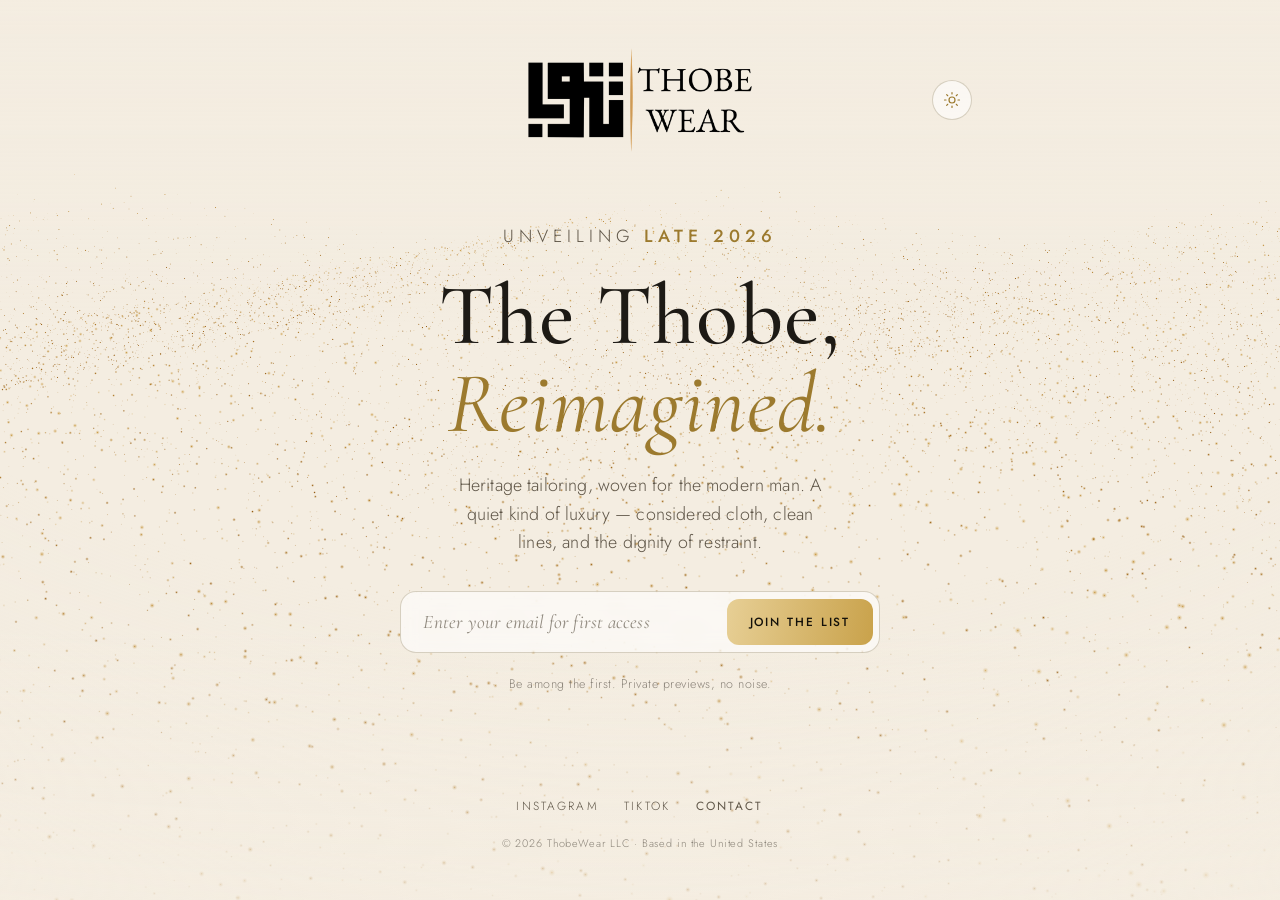
<file: index.html>
<!DOCTYPE html>
<html lang="en">
<head>
  <meta charset="UTF-8" />
  <meta name="viewport" content="width=device-width, initial-scale=1.0" />
  <meta name="theme-color" content="#0a0a0a" />

  <title>ThobeWear — Modern Heritage, Tailored in Silence</title>
  <meta name="description" content="ThobeWear is a luxury modest-menswear house redefining the thobe. A new standard in quiet luxury arrives soon. Join the private list." />

  <!-- Open Graph / social preview -->
  <meta property="og:type" content="website" />
  <meta property="og:title" content="ThobeWear — Coming Soon" />
  <meta property="og:description" content="Luxury redefined for the modern man. The thobe, reimagined. Join the private list." />
  <meta property="og:image" content="og-image.jpg" />
  <meta name="twitter:card" content="summary_large_image" />

  <link rel="icon" type="image/png" sizes="48x48" href="assets/favicon.png?v=5" />
  <link rel="icon" type="image/png" sizes="32x32" href="assets/favicon-32.png?v=5" />
  <link rel="apple-touch-icon" sizes="180x180" href="assets/apple-touch-icon.png?v=5" />

  <link rel="preconnect" href="https://fonts.googleapis.com" />
  <link rel="preconnect" href="https://fonts.gstatic.com" crossorigin />
  <link href="https://fonts.googleapis.com/css2?family=Cormorant+Garamond:ital,wght@0,400;0,500;0,600;1,400&family=Jost:wght@300;400;500&display=swap" rel="stylesheet" />

  <link rel="stylesheet" href="styles.css?v=29" />

  <!-- Set theme before first paint to avoid a flash of the wrong mode -->
  <script>
    (function () {
      try {
        var t = localStorage.getItem("tw_theme");
        if (!t) t = window.matchMedia("(prefers-color-scheme: light)").matches ? "light" : "dark";
        document.documentElement.setAttribute("data-theme", t);
      } catch (e) {
        document.documentElement.setAttribute("data-theme", "dark");
      }
    })();
  </script>

  <!-- Three.js, vendored locally (no third-party CDN dependency) -->
  <script type="importmap">
    {
      "imports": {
        "three": "./assets/three.module.js"
      }
    }
  </script>
</head>
<body>
  <!-- Animated Three.js backdrop -->
  <canvas id="scene" aria-hidden="true"></canvas>
  <div class="vignette" aria-hidden="true"></div>

  <main class="stage">
    <header class="topbar">
      <div class="brand">
        <!-- Logo image swaps with theme; a masked sheen sweeps across it.
             Falls back to the text lockup until the PNGs are in /assets -->
        <span class="brand__logo-wrap">
          <img
            class="brand__logo"
            id="brandLogo"
            src="assets/logo-dark.png"
            alt="ThobeWear"
            onerror="this.classList.add('is-missing'); this.closest('.brand__logo-wrap').classList.add('is-missing'); document.getElementById('brandText').classList.add('is-shown');"
          />
        </span>
        <span class="brand__text" id="brandText">
          <span class="brand__mark">TW</span>
          <span class="brand__name">ThobeWear</span>
        </span>
      </div>

      <button class="theme-toggle" id="themeToggle" type="button"
              aria-label="Switch between light and dark mode" title="Toggle theme">
        <!-- moon (shown in dark mode) -->
        <svg class="icon-moon" width="18" height="18" viewBox="0 0 24 24" fill="none"
             stroke="currentColor" stroke-width="1.6" stroke-linecap="round" stroke-linejoin="round" aria-hidden="true">
          <path d="M21 12.8A9 9 0 1 1 11.2 3a7 7 0 0 0 9.8 9.8z" />
        </svg>
        <!-- sun (shown in light mode) -->
        <svg class="icon-sun" width="18" height="18" viewBox="0 0 24 24" fill="none"
             stroke="currentColor" stroke-width="1.6" stroke-linecap="round" stroke-linejoin="round" aria-hidden="true">
          <circle cx="12" cy="12" r="4" />
          <path d="M12 2v2M12 20v2M4.9 4.9l1.4 1.4M17.7 17.7l1.4 1.4M2 12h2M20 12h2M4.9 19.1l1.4-1.4M17.7 6.3l1.4-1.4" />
        </svg>
      </button>
    </header>

    <section class="hero">
      <p class="eyebrow">Unveiling <span class="glare-text">Late 2026</span></p>

      <h1 class="headline">
        The Thobe,<br />
        <em class="glare-text">Reimagined.</em>
      </h1>

      <p class="subhead">
        Heritage tailoring, woven for the modern man. A quiet kind of luxury —
        considered cloth, clean lines, and the dignity of restraint.
      </p>

      <!-- Pre-launch signup -->
      <form class="signup" id="signup" novalidate>
        <label class="visually-hidden" for="email">Email address</label>
        <input
          id="email"
          name="email"
          type="email"
          inputmode="email"
          autocomplete="email"
          placeholder="Enter your email for first access"
          required
        />
        <!-- Honeypot: hidden from people, irresistible to bots. If filled,
             the submit is treated as spam and never reaches Kit. -->
        <div class="hp" aria-hidden="true">
          <label for="company">Company</label>
          <input id="company" name="company" type="text" tabindex="-1" autocomplete="off" />
        </div>
        <button type="submit">
          <span>Join the List</span>
        </button>
      </form>
      <p class="signup__note" id="formNote" role="status">
        Be among the first. Private previews, no noise.
      </p>
    </section>

    <footer class="footer">
      <nav class="social" aria-label="Social links">
        <a href="https://www.instagram.com/thobewearofficial" target="_blank" rel="noopener">Instagram</a>
        <a href="https://www.tiktok.com/@thobewearofficial" target="_blank" rel="noopener">TikTok</a>
        <button type="button" class="social-link" id="contactOpen">Contact</button>
      </nav>
      <p class="copy">© <span data-year>2026</span> ThobeWear LLC &middot; Based in the United States</p>
    </footer>
  </main>

  <!-- Contact dialog: native <dialog> = built-in focus trap + ESC to close.
       Submits via JS (no redirect); stays on the page. -->
  <dialog id="contactDialog" class="modal" aria-labelledby="contactTitle">
    <button type="button" class="modal__close" id="contactClose" aria-label="Close">&times;</button>

    <form id="contactForm" class="modal__panel" novalidate>
      <h2 id="contactTitle" class="modal__title">Get in touch</h2>
      <p class="modal__sub">Questions, press, partnerships — tell us what's on your mind and we'll reply by email.</p>

      <label class="field">
        <span class="field__label">Full name</span>
        <input id="cName" name="name" type="text" autocomplete="name" required />
      </label>
      <label class="field">
        <span class="field__label">Email</span>
        <input id="cEmail" name="email" type="email" inputmode="email" autocomplete="email" required />
      </label>
      <label class="field">
        <span class="field__label">Message</span>
        <textarea id="cMessage" name="message" rows="4" required></textarea>
      </label>

      <!-- Honeypot: hidden from people, filled by bots -> dropped. -->
      <div class="hp" aria-hidden="true">
        <label for="cCompany">Company</label>
        <input id="cCompany" name="company" type="text" tabindex="-1" autocomplete="off" />
      </div>

      <p class="modal__note" id="contactNote" role="status"></p>

      <div class="modal__actions">
        <button type="button" class="btn-ghost" id="contactCancel">Cancel</button>
        <button type="submit" class="btn-gold" id="contactSubmit">Send message</button>
      </div>
    </form>

    <div class="modal__done" id="contactDone" hidden>
      <span class="signup-done__check" aria-hidden="true">
        <svg viewBox="0 0 24 24" fill="none" stroke="currentColor"
             stroke-width="3" stroke-linecap="round" stroke-linejoin="round">
          <path d="M20 6L9 17l-5-5" />
        </svg>
      </span>
      <p class="modal__title">Message sent.</p>
      <p class="modal__sub">Thank you for reaching out. We'll be in touch by email soon.</p>
      <div class="modal__actions modal__actions--center">
        <button type="button" class="btn-gold" id="contactDoneClose">Close</button>
      </div>
    </div>
  </dialog>

  <script type="module" src="main.js?v=29"></script>

  <!-- Cloudflare Web Analytics (privacy-friendly, no cookies) -->
  <script defer src="https://static.cloudflareinsights.com/beacon.min.js"
          data-cf-beacon='{"token": "dffe61ce8e904b408821e4a0ad2a8da0"}'></script>
</body>
</html>
</file>
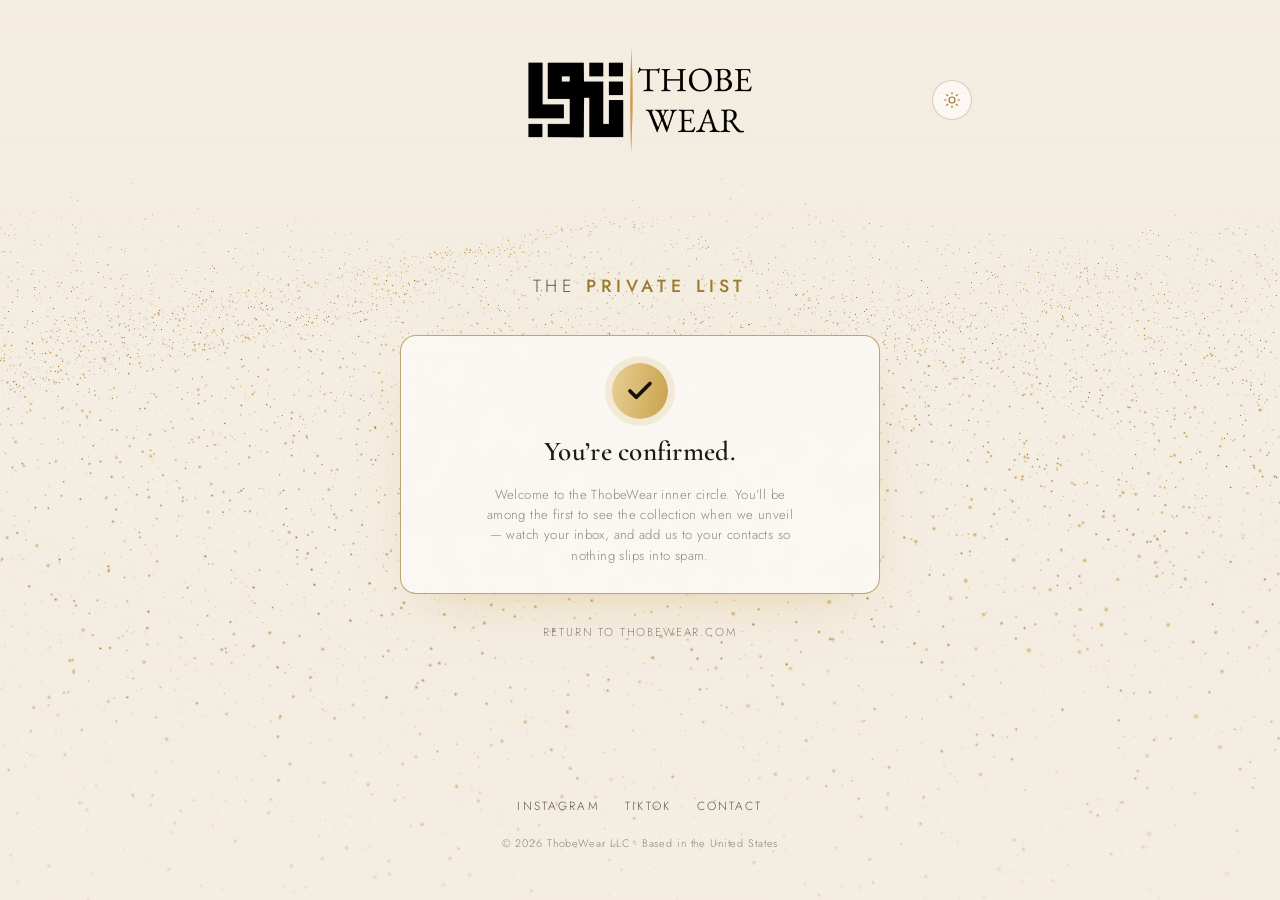
<file: confirmed.html>
<!DOCTYPE html>
<html lang="en">
<head>
  <meta charset="UTF-8" />
  <meta name="viewport" content="width=device-width, initial-scale=1.0" />
  <meta name="theme-color" content="#0a0a0a" />
  <meta name="robots" content="noindex" />

  <title>You&rsquo;re Confirmed — ThobeWear</title>
  <meta name="description" content="You're confirmed and on the ThobeWear private list. First access to the collection when we unveil." />

  <link rel="icon" type="image/png" sizes="48x48" href="assets/favicon.png?v=5" />
  <link rel="icon" type="image/png" sizes="32x32" href="assets/favicon-32.png?v=5" />
  <link rel="apple-touch-icon" sizes="180x180" href="assets/apple-touch-icon.png?v=5" />

  <link rel="preconnect" href="https://fonts.googleapis.com" />
  <link rel="preconnect" href="https://fonts.gstatic.com" crossorigin />
  <link href="https://fonts.googleapis.com/css2?family=Cormorant+Garamond:ital,wght@0,400;0,500;0,600;1,400&family=Jost:wght@300;400;500&display=swap" rel="stylesheet" />

  <link rel="stylesheet" href="styles.css?v=29" />

  <!-- Set theme before first paint to avoid a flash of the wrong mode -->
  <script>
    (function () {
      try {
        var t = localStorage.getItem("tw_theme");
        if (!t) t = window.matchMedia("(prefers-color-scheme: light)").matches ? "light" : "dark";
        document.documentElement.setAttribute("data-theme", t);
      } catch (e) {
        document.documentElement.setAttribute("data-theme", "dark");
      }
    })();
  </script>

  <!-- Three.js, vendored locally (no third-party CDN dependency) -->
  <script type="importmap">
    {
      "imports": {
        "three": "./assets/three.module.js"
      }
    }
  </script>
</head>
<body>
  <!-- Animated Three.js backdrop -->
  <canvas id="scene" aria-hidden="true"></canvas>
  <div class="vignette" aria-hidden="true"></div>

  <main class="stage">
    <header class="topbar">
      <div class="brand">
        <span class="brand__logo-wrap">
          <img
            class="brand__logo"
            id="brandLogo"
            src="assets/logo-dark.png"
            alt="ThobeWear"
            onerror="this.classList.add('is-missing'); this.closest('.brand__logo-wrap').classList.add('is-missing'); document.getElementById('brandText').classList.add('is-shown');"
          />
        </span>
        <span class="brand__text" id="brandText">
          <span class="brand__mark">TW</span>
          <span class="brand__name">ThobeWear</span>
        </span>
      </div>

      <button class="theme-toggle" id="themeToggle" type="button"
              aria-label="Switch between light and dark mode" title="Toggle theme">
        <svg class="icon-moon" width="18" height="18" viewBox="0 0 24 24" fill="none"
             stroke="currentColor" stroke-width="1.6" stroke-linecap="round" stroke-linejoin="round" aria-hidden="true">
          <path d="M21 12.8A9 9 0 1 1 11.2 3a7 7 0 0 0 9.8 9.8z" />
        </svg>
        <svg class="icon-sun" width="18" height="18" viewBox="0 0 24 24" fill="none"
             stroke="currentColor" stroke-width="1.6" stroke-linecap="round" stroke-linejoin="round" aria-hidden="true">
          <circle cx="12" cy="12" r="4" />
          <path d="M12 2v2M12 20v2M4.9 4.9l1.4 1.4M17.7 17.7l1.4 1.4M2 12h2M20 12h2M4.9 19.1l1.4-1.4M17.7 6.3l1.4-1.4" />
        </svg>
      </button>
    </header>

    <section class="hero">
      <p class="eyebrow">The <span class="glare-text">Private List</span></p>

      <div class="signup-done" role="status">
        <span class="signup-done__check" aria-hidden="true">
          <svg viewBox="0 0 24 24" fill="none" stroke="currentColor"
               stroke-width="3" stroke-linecap="round" stroke-linejoin="round">
            <path d="M20 6L9 17l-5-5" />
          </svg>
        </span>
        <p class="signup-done__title">You&rsquo;re confirmed.</p>
        <p class="signup-done__sub">
          Welcome to the ThobeWear inner circle. You&rsquo;ll be among the first to
          see the collection when we unveil &mdash; watch your inbox, and add us to
          your contacts so nothing slips into spam.
        </p>
      </div>

      <a class="backlink" href="/">Return to thobewear.com</a>
    </section>

    <footer class="footer">
      <nav class="social" aria-label="Social links">
        <a href="https://www.instagram.com/thobewearofficial" target="_blank" rel="noopener">Instagram</a>
        <a href="https://www.tiktok.com/@thobewearofficial" target="_blank" rel="noopener">TikTok</a>
        <a href="mailto:contact@thobewear.com">Contact</a>
      </nav>
      <p class="copy">© <span data-year>2026</span> ThobeWear LLC &middot; Based in the United States</p>
    </footer>
  </main>

  <script type="module" src="main.js?v=29"></script>

  <!-- Cloudflare Web Analytics (privacy-friendly, no cookies) -->
  <script defer src="https://static.cloudflareinsights.com/beacon.min.js"
          data-cf-beacon='{"token": "dffe61ce8e904b408821e4a0ad2a8da0"}'></script>
</body>
</html>
</file>
<file: styles.css>
/* =========================================================
   ThobeWear — Pre-Launch Landing
   Design language: quiet luxury, modest heritage
   Now with light + dark modes (data-theme on <html>)
   --------------------------------------------------------- */

:root {
  /* Brand constants (same gold in both themes) */
  --champagne:    #c9a24b;   /* signature gold */
  --champagne-2:  #e7cf95;   /* gold highlight */
  --champagne-deep:#9c7a2e;  /* deep gold (for light-bg contrast) */

  --maxw: 760px;
  --ease: cubic-bezier(0.22, 1, 0.36, 1);
  --shine-duration: 6s;   /* shared by the logo + "Reimagined" glares */
}

/* ---- DARK theme (default, luxury ground) ---------------- */
:root[data-theme="dark"] {
  --bg:        #0a0a0b;
  --bg-three:  0x0a0a0b;                 /* hex int for Three.js fog */
  --surface:   rgba(20, 20, 22, 0.55);
  --border:    rgba(203, 185, 163, 0.22);
  --border-strong: rgba(201, 162, 75, 0.6);
  --text:      #f5efe6;
  --text-soft: #cbb9a3;
  --muted:     #8a8378;
  --accent:    var(--champagne);
  --accent-2:  var(--champagne-2);
  --logo-mask: url("assets/logo-dark.png");
  --glare-hi:  #fff6df;   /* white-gold highlight pops on black */
}

/* ---- LIGHT theme (warm gallery ivory) ------------------- */
:root[data-theme="light"] {
  --bg:        #f4ede1;
  --bg-three:  0xf4ede1;
  --surface:   rgba(255, 255, 255, 0.6);
  --border:    rgba(120, 100, 60, 0.28);
  --border-strong: rgba(156, 122, 46, 0.65);
  --text:      #1d1a15;
  --text-soft: #5f5648;
  --muted:     #8a8378;
  --accent:    var(--champagne-deep);
  --accent-2:  var(--champagne);
  --logo-mask: url("assets/logo-light.png");
  --glare-hi:  #e8c25c;   /* bright gold (not white) stays legible on cream */
}

* { box-sizing: border-box; margin: 0; padding: 0; }

html { -webkit-text-size-adjust: 100%; }

body {
  min-height: 100svh;
  background: var(--bg);
  color: var(--text);
  font-family: "Jost", system-ui, -apple-system, sans-serif;
  font-weight: 300;
  line-height: 1.6;
  letter-spacing: 0.01em;
  overflow-x: hidden;
  -webkit-font-smoothing: antialiased;
  text-rendering: optimizeLegibility;
  transition: background-color 0.6s var(--ease), color 0.6s var(--ease);
}

/* --- Three.js canvas + vignette ------------------------- */
#scene {
  position: fixed;
  inset: 0;
  width: 100%;
  height: 100%;
  z-index: 0;
  display: block;
}

.vignette {
  position: fixed;
  inset: 0;
  z-index: 1;
  pointer-events: none;
  transition: opacity 0.6s var(--ease);
}
:root[data-theme="dark"] .vignette {
  background:
    radial-gradient(120% 90% at 50% 18%, transparent 35%, rgba(10,10,11,0.55) 78%, rgba(10,10,11,0.92) 100%),
    linear-gradient(180deg, rgba(10,10,11,0.35) 0%, transparent 30%, transparent 60%, rgba(10,10,11,0.85) 100%);
}
:root[data-theme="light"] .vignette {
  background:
    radial-gradient(125% 95% at 50% 16%, transparent 55%, rgba(244,237,225,0.32) 85%, rgba(244,237,225,0.7) 100%),
    linear-gradient(180deg, rgba(244,237,225,0.28) 0%, transparent 36%, transparent 70%, rgba(244,237,225,0.62) 100%);
}

/* --- Layout --------------------------------------------- */
.stage {
  position: relative;
  z-index: 2;
  min-height: 100svh;
  max-width: var(--maxw);
  margin: 0 auto;
  padding: clamp(1.75rem, 5vw, 3rem);
  display: flex;
  flex-direction: column;
  text-align: center;
}

/* --- Top bar (brand + theme toggle) --------------------- */
/* 3-column grid keeps the logo centered while the toggle stays right */
.topbar {
  display: grid;
  grid-template-columns: 1fr auto 1fr;
  align-items: center;
  gap: 1rem;
  animation: rise 1s var(--ease) both;
}

.brand {
  grid-column: 2;
  justify-self: center;
  display: flex;
  align-items: center;
  gap: 0.7rem;
  min-height: 96px;
}
.brand__logo-wrap {
  position: relative;
  display: inline-block;
  line-height: 0;
}
.brand__logo {
  height: clamp(74px, 11vw, 104px);
  width: auto;
  max-width: 340px;
  object-fit: contain;
  display: block;
}
.brand__logo.is-missing { display: none; }
.brand__logo-wrap.is-missing::after { display: none; }

/* metallic sheen that periodically sweeps across the logo artwork.
   Dark mode: white artwork → a GOLD band with multiply reads as a
   gold shimmer travelling across the wordmark. */
.brand__logo-wrap::after {
  content: "";
  position: absolute;
  inset: 0;
  pointer-events: none;
  background: linear-gradient(
    90deg,
    transparent 36%,
    rgba(176, 132, 40, 0.92) 50%,
    transparent 64%
  );
  background-size: 300% 100%;
  background-repeat: no-repeat;
  -webkit-mask: var(--logo-mask) center / contain no-repeat;
          mask: var(--logo-mask) center / contain no-repeat;
  mix-blend-mode: multiply;
  will-change: background-position;
  animation: glare var(--shine-duration) linear infinite;
}
/* Light mode: black artwork → a warm gold band with screen lifts a
   golden streak out of the dark wordmark. */
:root[data-theme="light"] .brand__logo-wrap::after {
  background: linear-gradient(
    90deg,
    transparent 38%,
    rgba(231, 207, 149, 0.95) 50%,
    transparent 62%
  );
  background-size: 300% 100%;
  background-repeat: no-repeat;
  mix-blend-mode: screen;
}

/* ONE keyframe drives both glares. Identical geometry (300% size, 90deg,
   band centred at 50%) means the highlight crosses each element's centre
   at the exact same fraction of the cycle — synced on every device. */
@keyframes glare {
  0%        { background-position: 150% 50%; }
  88%, 100% { background-position: 0% 50%; }
}

.brand__text { display: none; align-items: center; gap: 0.7rem; }
.brand__text.is-shown { display: flex; }
.brand__mark {
  display: grid;
  place-items: center;
  width: 38px;
  height: 38px;
  border: 1px solid var(--accent);
  color: var(--accent);
  font-family: "Cormorant Garamond", serif;
  font-weight: 600;
  font-size: 1rem;
  letter-spacing: 0.05em;
}
.brand__name {
  font-family: "Jost", sans-serif;
  font-weight: 400;
  letter-spacing: 0.42em;
  text-transform: uppercase;
  font-size: 0.82rem;
  color: var(--text);
  padding-left: 0.42em;
}

/* --- Theme toggle --------------------------------------- */
.theme-toggle {
  grid-column: 3;
  justify-self: end;
  flex: none;
  display: grid;
  place-items: center;
  width: 40px;
  height: 40px;
  border-radius: 50%;
  cursor: pointer;
  color: var(--accent);
  background: var(--surface);
  border: 1px solid var(--border);
  backdrop-filter: blur(8px);
  -webkit-backdrop-filter: blur(8px);
  transition: color 0.3s var(--ease), border-color 0.3s var(--ease), transform 0.3s var(--ease);
}
.theme-toggle:hover { border-color: var(--border-strong); transform: rotate(12deg); }
.theme-toggle svg { display: block; }
/* show the icon that represents the *current* mode */
:root[data-theme="dark"]  .theme-toggle .icon-sun  { display: none; }
:root[data-theme="light"] .theme-toggle .icon-moon { display: none; }

/* --- Hero ----------------------------------------------- */
.hero {
  flex: 1;
  display: flex;
  flex-direction: column;
  align-items: center;
  justify-content: center;
  gap: 1.4rem;
  padding: 3rem 0;
}

.eyebrow {
  font-size: clamp(0.9rem, 2.1vw, 1.1rem);
  letter-spacing: 0.28em;
  text-transform: uppercase;
  color: var(--text-soft);
  animation: rise 1s var(--ease) 0.1s both;
}
.eyebrow .glare-text { letter-spacing: inherit; font-weight: 500; }

.headline {
  font-family: "Cormorant Garamond", serif;
  font-weight: 500;
  font-size: clamp(2.9rem, 11vw, 5.4rem);
  line-height: 1.02;
  letter-spacing: 0.01em;
  animation: rise 1.1s var(--ease) 0.2s both;
}
.headline em {
  font-style: italic;
  font-weight: 400;
}

/* Reusable gold glare for text. Shares the same @keyframes glare, duration
   and rhythm as the logo, so every glare on the page sweeps in unison.
   A 90deg gradient with uniform gold ends tiles seamlessly; background-size
   300% means one tile is a 150% shift, so the loop never jumps. */
.glare-text {
  display: inline-block;   /* clean box so the tiled gradient seams align */
  /* background-clip:text masks the glyphs to this box; the tight headline
     line-height would otherwise crop italic descenders (the "g" in
     "Reimagined."). Pad the box down and pull it back with a negative margin
     so descenders are painted in full without shifting the layout. */
  padding-bottom: 0.14em;
  margin-bottom: -0.14em;
  background: linear-gradient(
    90deg,
    var(--accent) 0%,
    var(--accent) 43%,
    var(--glare-hi) 50%,
    var(--accent-2) 54%,
    var(--accent) 61%,
    var(--accent) 100%
  );
  background-size: 300% auto;
  -webkit-background-clip: text;
  background-clip: text;
  color: transparent;
  will-change: background-position;
  animation: glare var(--shine-duration) linear infinite;
}

.subhead {
  max-width: 38ch;
  color: var(--text-soft);
  font-size: clamp(1rem, 2.4vw, 1.12rem);
  font-weight: 300;
  animation: rise 1.1s var(--ease) 0.32s both;
}

/* --- Signup form ---------------------------------------- */
.signup {
  margin-top: 0.75rem;
  display: flex;
  gap: 0.5rem;
  width: min(100%, 480px);
  background: var(--surface);
  border: 1px solid var(--border);
  border-radius: 16px;
  padding: 0.4rem;
  backdrop-filter: blur(8px);
  -webkit-backdrop-filter: blur(8px);
  animation: rise 1.1s var(--ease) 0.44s both;
  transition: border-color 0.4s var(--ease), background-color 0.6s var(--ease);
}
.signup:focus-within { border-color: var(--border-strong); }
.signup[hidden] { display: none; } /* class display would otherwise win over [hidden] */

.signup input {
  flex: 1;
  min-width: 0;
  background: transparent;
  border: none;
  outline: none;
  color: var(--text);
  /* softer, less geometric than the body sans — easier on the eyes */
  font-family: "Cormorant Garamond", Georgia, serif;
  font-size: 1.2rem;
  font-weight: 500;
  letter-spacing: 0.01em;
  padding: 0.7rem 1rem;
}
.signup input::placeholder {
  color: var(--muted);
  font-style: italic;
  font-weight: 400;
  opacity: 0.95;
}

.signup button {
  flex: none;
  cursor: pointer;
  border: none;
  border-radius: 12px;
  padding: 0.75rem 1.4rem;
  font-family: "Jost", sans-serif;
  font-weight: 500;
  font-size: 0.74rem;
  letter-spacing: 0.16em;
  text-transform: uppercase;
  color: #14110a;
  background: linear-gradient(100deg, var(--champagne-2), var(--champagne));
  transition: transform 0.3s var(--ease), filter 0.3s var(--ease);
}
.signup button:hover { filter: brightness(1.08); transform: translateY(-1px); }
.signup button:active { transform: translateY(0); }
.signup button:disabled,
.signup input:disabled { opacity: 0.6; cursor: default; pointer-events: none; }

/* Honeypot field: removed from view + the layout, but still in the DOM so
   bots fill it. Not display:none (some bots skip those) — pushed off-screen. */
.hp {
  position: absolute;
  left: -9999px;
  width: 1px;
  height: 1px;
  overflow: hidden;
}
.signup.is-done button { background: var(--text-soft); }

.signup__note {
  font-size: 0.78rem;
  letter-spacing: 0.04em;
  color: var(--muted);
  animation: rise 1.1s var(--ease) 0.54s both;
  min-height: 1.2em;
}
.signup__note.is-success { color: var(--accent); }
.signup__note.is-error   { color: #c9683f; }

/* Prominent post-signup confirmation (replaces the form on success) */
.signup-done {
  width: min(100%, 480px);
  margin-top: 0.75rem;
  display: flex;
  flex-direction: column;
  align-items: center;
  text-align: center;
  gap: 0.7rem;
  padding: 1.7rem 1.5rem;
  background: var(--surface);
  border: 1px solid var(--border-strong);
  border-radius: 16px;
  backdrop-filter: blur(8px);
  -webkit-backdrop-filter: blur(8px);
  box-shadow: 0 18px 50px -28px rgba(201, 162, 75, 0.55);
  animation: doneIn 0.7s var(--ease) both;
}
.signup-done[hidden] { display: none; }
.signup-done__check {
  display: grid;
  place-items: center;
  width: 56px;
  height: 56px;
  border-radius: 50%;
  color: #14110a;
  background: linear-gradient(100deg, var(--champagne-2), var(--champagne));
  box-shadow: 0 0 0 7px rgba(201, 162, 75, 0.16);
  animation: checkPop 0.5s var(--ease) 0.18s both;
}
.signup-done__check svg { width: 30px; height: 30px; }
.signup-done__title {
  font-family: "Cormorant Garamond", Georgia, serif;
  font-size: 1.7rem;
  font-weight: 600;
  letter-spacing: 0.01em;
  color: var(--text);
}
.signup-done__sub {
  font-size: 0.82rem;
  letter-spacing: 0.03em;
  line-height: 1.55;
  color: var(--muted);
  max-width: 40ch;
}
@keyframes doneIn {
  from { opacity: 0; transform: translateY(10px) scale(0.985); }
  to   { opacity: 1; transform: none; }
}
@keyframes checkPop {
  0%   { opacity: 0; transform: scale(0.4); }
  60%  { transform: scale(1.12); }
  100% { opacity: 1; transform: scale(1); }
}
@media (prefers-reduced-motion: reduce) {
  .signup-done, .signup-done__check { animation: none; }
}

/* Subtle "return home" link on the confirmation page */
.backlink {
  margin-top: 0.4rem;
  font-family: "Jost", sans-serif;
  font-size: 0.72rem;
  letter-spacing: 0.16em;
  text-transform: uppercase;
  color: var(--muted);
  text-decoration: none;
  border-bottom: 1px solid transparent;
  padding-bottom: 2px;
  transition: color 0.3s var(--ease), border-color 0.3s var(--ease);
  animation: rise 1.1s var(--ease) 0.4s both;
}
.backlink:hover { color: var(--accent); border-color: var(--accent); }

/* --- Footer --------------------------------------------- */
.footer {
  display: flex;
  flex-direction: column;
  align-items: center;
  gap: 1rem;
  padding-top: 2rem;
  animation: rise 1.1s var(--ease) 0.66s both;
}
.countdown {
  font-family: "Cormorant Garamond", serif;
  font-size: 1.05rem;
  letter-spacing: 0.06em;
  color: var(--text-soft);
}
.countdown b { color: var(--accent); font-weight: 600; }

.social { display: flex; gap: 1.6rem; }
.social a,
.social .social-link {
  color: var(--text-soft);
  text-decoration: none;
  font-size: 0.74rem;
  letter-spacing: 0.18em;
  text-transform: uppercase;
  position: relative;
  padding-bottom: 3px;
  transition: color 0.3s var(--ease);
  /* button reset so .social-link matches the anchors exactly */
  font-family: inherit;
  background: none;
  border: 0;
  cursor: pointer;
  line-height: inherit;
}
.social a::after,
.social .social-link::after {
  content: "";
  position: absolute;
  left: 0; bottom: 0;
  width: 0; height: 1px;
  background: var(--accent);
  transition: width 0.35s var(--ease);
}
.social a:hover,
.social .social-link:hover { color: var(--text); }
.social a:hover::after,
.social .social-link:hover::after { width: 100%; }

/* inert placeholders for not-yet-created accounts */
.social-soon {
  color: var(--muted);
  font-size: 0.74rem;
  letter-spacing: 0.18em;
  text-transform: uppercase;
  cursor: default;
  opacity: 0.7;
}

/* --- Contact modal -------------------------------------- */
.modal {
  /* Center reliably across browsers (don't rely on the UA dialog centering). */
  position: fixed;
  top: 50%;
  left: 50%;
  transform: translate(-50%, -50%);
  margin: 0;
  width: min(92vw, 460px);
  max-height: 90vh;
  overflow: auto;
  border: 1px solid var(--border-strong);
  border-radius: 18px;
  padding: 0;
  /* Near-opaque (not the translucent --surface): the modal floats over a dark
     dimming backdrop, so a see-through panel would look muddy gray. */
  background: rgba(22, 22, 24, 0.97);
  color: var(--text);
  box-shadow: 0 30px 80px -32px rgba(0, 0, 0, 0.7);
}
:root[data-theme="light"] .modal {
  background: rgba(248, 244, 236, 0.98); /* warm near-solid cream */
}
.modal::backdrop {
  background: rgba(8, 8, 10, 0.62);
  backdrop-filter: blur(3px);
  -webkit-backdrop-filter: blur(3px);
}
.modal[open] { animation: modalIn 0.35s var(--ease) both; }
@keyframes modalIn {
  from { opacity: 0; transform: translate(-50%, -50%) translateY(12px) scale(0.98); }
  to   { opacity: 1; transform: translate(-50%, -50%); }
}

.modal__panel,
.modal__done { padding: 1.8rem 1.6rem; }
.modal__done {
  display: flex;
  flex-direction: column;
  align-items: center;
  text-align: center;
  gap: 0.6rem;
}
.modal__done[hidden] { display: none; }

.modal__title {
  font-family: "Cormorant Garamond", Georgia, serif;
  font-size: 1.7rem;
  font-weight: 600;
  letter-spacing: 0.01em;
  margin: 0 0 0.3rem;
}
.modal__sub {
  font-size: 0.84rem;
  line-height: 1.5;
  color: var(--muted);
  margin: 0 0 1.2rem;
}
.modal__done .modal__sub { margin-bottom: 0.4rem; }

.field { display: block; margin-bottom: 0.9rem; }
.field__label {
  display: block;
  font-family: "Jost", sans-serif;
  font-size: 0.66rem;
  letter-spacing: 0.16em;
  text-transform: uppercase;
  color: var(--text-soft);
  margin-bottom: 0.35rem;
}
.field input,
.field textarea {
  width: 100%;
  box-sizing: border-box;
  background: rgba(255, 255, 255, 0.04);
  border: 1px solid var(--border);
  border-radius: 10px;
  color: var(--text);
  font-family: "Cormorant Garamond", Georgia, serif;
  font-size: 1.05rem;
  padding: 0.6rem 0.75rem;
  outline: none;
  transition: border-color 0.25s var(--ease);
}
:root[data-theme="light"] .field input,
:root[data-theme="light"] .field textarea { background: rgba(0, 0, 0, 0.03); }
.field input:focus,
.field textarea:focus { border-color: var(--border-strong); }
.field textarea { resize: vertical; min-height: 5rem; }

.modal__note {
  min-height: 1.1em;
  margin: 0 0 0.6rem;
  font-size: 0.78rem;
  letter-spacing: 0.02em;
  color: var(--muted);
}
.modal__note.is-error { color: #c9683f; }

.modal__actions {
  display: flex;
  justify-content: flex-end;
  gap: 0.6rem;
  margin-top: 0.4rem;
}
.modal__actions--center { justify-content: center; margin-top: 0.8rem; }

.btn-gold,
.btn-ghost {
  font-family: "Jost", sans-serif;
  font-weight: 500;
  font-size: 0.72rem;
  letter-spacing: 0.16em;
  text-transform: uppercase;
  border-radius: 11px;
  padding: 0.7rem 1.2rem;
  cursor: pointer;
  transition: filter 0.25s var(--ease), border-color 0.25s var(--ease), color 0.25s var(--ease);
}
.btn-gold {
  border: none;
  color: #14110a;
  background: linear-gradient(100deg, var(--champagne-2), var(--champagne));
}
.btn-gold:hover { filter: brightness(1.08); }
.btn-gold:disabled { opacity: 0.6; cursor: default; pointer-events: none; }
.btn-ghost {
  background: none;
  border: 1px solid var(--border);
  color: var(--text-soft);
}
.btn-ghost:hover { border-color: var(--border-strong); color: var(--text); }

.modal__close {
  position: absolute;
  top: 0.5rem;
  right: 0.7rem;
  z-index: 1;
  background: none;
  border: none;
  color: var(--muted);
  font-size: 1.5rem;
  line-height: 1;
  cursor: pointer;
  padding: 0.2rem 0.4rem;
  transition: color 0.25s var(--ease);
}
.modal__close:hover { color: var(--text); }

.copy {
  font-size: 0.68rem;
  letter-spacing: 0.08em;
  color: var(--muted);
}

/* --- Custom cursor -------------------------------------- */
/* Hide the native cursor only when our custom one is active.
   Text fields keep a caret so typing still feels right. */
:root.cursor-on,
:root.cursor-on a,
:root.cursor-on button,
:root.cursor-on .theme-toggle { cursor: none; }
:root.cursor-on input { cursor: text; }

.cursor-dot,
.cursor-ring,
.cursor-glow {
  position: fixed;
  top: 0; left: 0;
  border-radius: 50%;
  pointer-events: none;
  opacity: 0;
  transition: opacity 0.35s var(--ease);
  will-change: transform;
}
:root.cursor-visible .cursor-dot,
:root.cursor-visible .cursor-ring { opacity: 1; }
:root.cursor-visible .cursor-glow { opacity: 1; }

.cursor-dot {
  z-index: 90;
  width: 6px; height: 6px;
  margin: 0;
  background: var(--accent);
  box-shadow: 0 0 8px rgba(201, 162, 75, 0.8);
}

.cursor-ring {
  z-index: 89;
  width: 34px; height: 34px;
  border: 1px solid var(--accent);
  background: transparent;
  transition: opacity 0.35s var(--ease),
              width 0.3s var(--ease), height 0.3s var(--ease),
              background-color 0.3s var(--ease), border-color 0.3s var(--ease);
}

/* soft gold pool that trails behind, lighting the field */
.cursor-glow {
  z-index: 1;
  width: 320px; height: 320px;
  background: radial-gradient(circle, rgba(201, 162, 75, 0.18), transparent 62%);
  mix-blend-mode: screen;
  filter: blur(6px);
}
:root[data-theme="light"] .cursor-glow {
  background: radial-gradient(circle, rgba(156, 122, 46, 0.20), transparent 62%);
  mix-blend-mode: multiply;
}

/* grow + fill the ring over interactive elements */
:root.cursor-hover .cursor-ring {
  width: 56px; height: 56px;
  background: rgba(201, 162, 75, 0.12);
  border-color: var(--accent-2);
}
:root.cursor-hover .cursor-dot { opacity: 0.4; }

/* press feedback */
:root.cursor-down .cursor-ring { width: 26px; height: 26px; }

/* --- Utilities ------------------------------------------ */
.visually-hidden {
  position: absolute;
  width: 1px; height: 1px;
  padding: 0; margin: -1px;
  overflow: hidden;
  clip: rect(0 0 0 0);
  white-space: nowrap;
  border: 0;
}

@keyframes rise {
  from { opacity: 0; transform: translateY(18px); }
  to   { opacity: 1; transform: translateY(0); }
}

@media (prefers-reduced-motion: reduce) {
  * { animation: none !important; }
}

@media (max-width: 540px) {
  .signup { flex-direction: column; }
  .signup button { padding: 0.85rem; }
}
</file>
